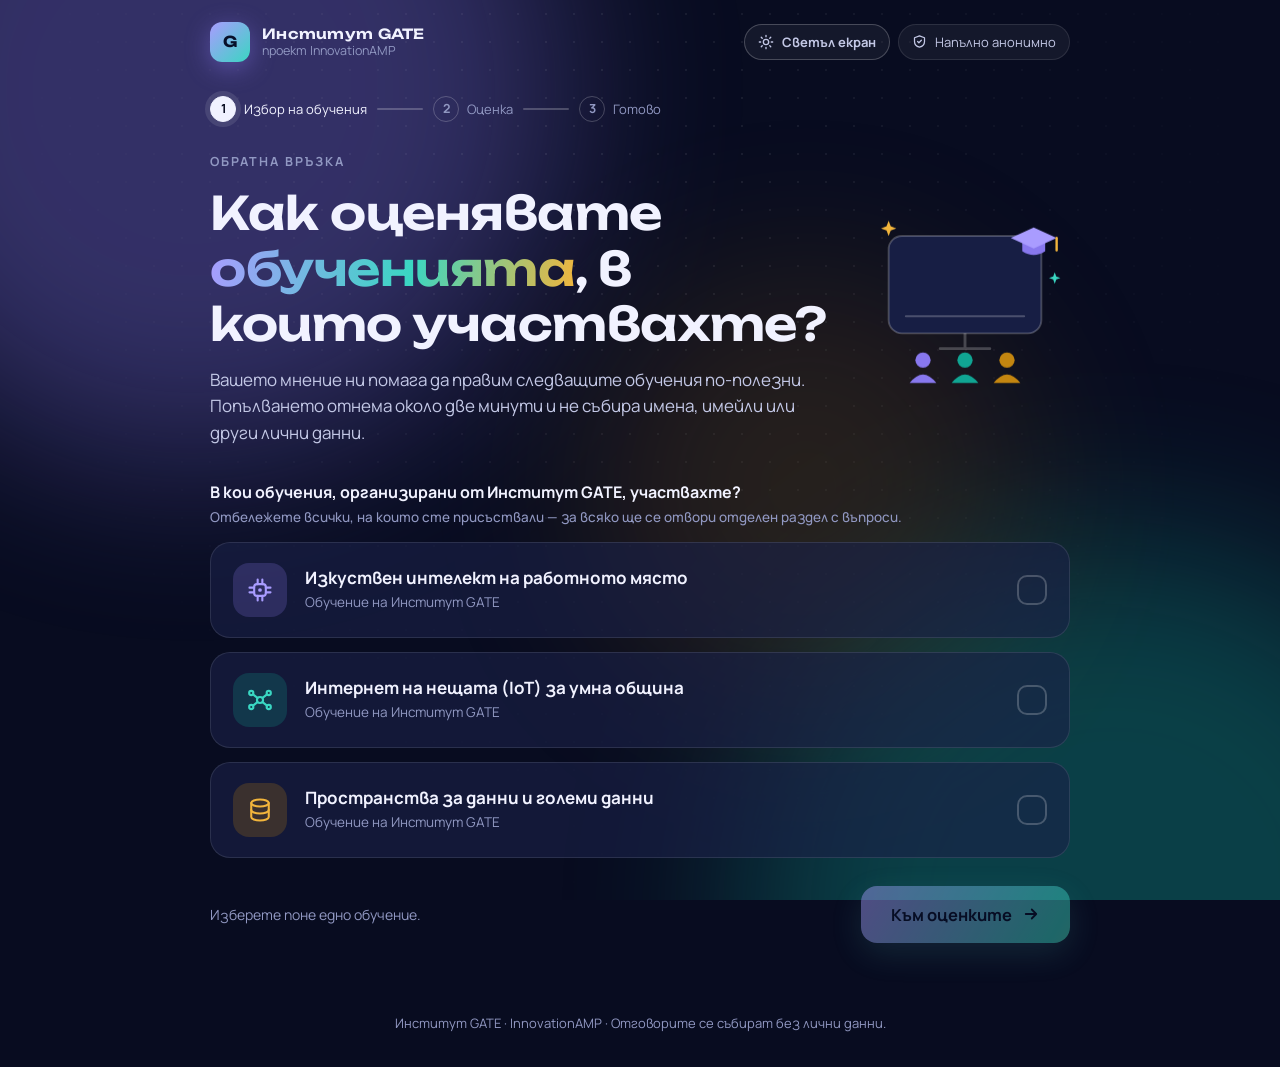
<file: index.html>
<!doctype html>
<html lang="bg">
<head>
  <meta charset="utf-8">
  <meta name="viewport" content="width=device-width, initial-scale=1">
  <title>Оценка на обученията · InnovationAMP · Институт GATE</title>
  <meta name="description" content="Анонимна форма за оценка на обученията, проведени от Институт GATE по проекта InnovationAMP.">
  <meta name="robots" content="noindex">
  <meta name="theme-color" content="#080c20">
  <link rel="icon" href="data:image/svg+xml,%3Csvg xmlns='http://www.w3.org/2000/svg' viewBox='0 0 64 64'%3E%3Cdefs%3E%3ClinearGradient id='g' x1='0' y1='0' x2='1' y2='1'%3E%3Cstop stop-color='%23a99cff'/%3E%3Cstop offset='1' stop-color='%233ad6c2'/%3E%3C/linearGradient%3E%3C/defs%3E%3Crect width='64' height='64' rx='16' fill='url(%23g)'/%3E%3Cpath d='M18 34l10 10 18-22' fill='none' stroke='%2307102a' stroke-width='7' stroke-linecap='round' stroke-linejoin='round'/%3E%3C/svg%3E">
  <link rel="preconnect" href="https://fonts.googleapis.com">
  <link rel="preconnect" href="https://fonts.gstatic.com" crossorigin>
  <link href="https://fonts.googleapis.com/css2?family=Manrope:wght@500;600;700;800&family=Unbounded:wght@500;600;700&display=swap" rel="stylesheet">
  <script src="assets/js/theme.js"></script>
  <link rel="stylesheet" href="assets/css/style.css">
</head>
<body>
  <div class="aurora" aria-hidden="true"><i></i><i></i><i></i></div>

  <div class="wrap">
    <header class="top">
      <div class="brand">
        <div class="brand-mark" aria-hidden="true">G</div>
        <div class="brand-text">
          <b>Институт GATE</b>
          <span>проект InnovationAMP</span>
        </div>
      </div>
      <div class="top-tools">
        <button class="theme-btn" id="themeBtn" type="button">
          <svg class="i-moon" viewBox="0 0 24 24" fill="none" stroke="currentColor" stroke-width="2" stroke-linecap="round" stroke-linejoin="round" aria-hidden="true"><path d="M20 14.5A8 8 0 019.5 4a8 8 0 1010.5 10.5z"/></svg>
          <svg class="i-sun" viewBox="0 0 24 24" fill="none" stroke="currentColor" stroke-width="2" stroke-linecap="round" stroke-linejoin="round" aria-hidden="true"><circle cx="12" cy="12" r="4"/><path d="M12 2v2M12 20v2M4.9 4.9l1.4 1.4M17.7 17.7l1.4 1.4M2 12h2M20 12h2M4.9 19.1l1.4-1.4M17.7 6.3l1.4-1.4"/></svg>
          <span>Тъмен екран</span>
        </button>
        <span class="pill pill--demo" id="demoPill" hidden>Демо режим</span>
        <span class="pill">
          <svg viewBox="0 0 24 24" fill="none" stroke="currentColor" stroke-width="2" stroke-linecap="round" stroke-linejoin="round" aria-hidden="true"><path d="M12 3l8 3v6c0 5-3.5 8-8 9-4.5-1-8-4-8-9V6l8-3z"/><path d="M9 12l2 2 4-4"/></svg>
          Напълно анонимно
        </span>
      </div>
    </header>

    <ol class="steps" id="steps" aria-label="Стъпки">
      <li data-step="select" class="is-current"><b>1</b><span>Избор на обучения</span></li>
      <li data-step="rate"><b>2</b><span>Оценка</span></li>
      <li data-step="done"><b>3</b><span>Готово</span></li>
    </ol>

    <main>
      <!-- 1 · ИЗБОР -->
      <section class="stage is-active" id="stage-select">
        <div class="hero">
          <div class="hero-text">
            <div class="eyebrow">Обратна връзка</div>
            <h1>Как оценявате <em>обученията</em>, в които участвахте?</h1>
            <p>Вашето мнение ни помага да правим следващите обучения по-полезни. Попълването отнема около две минути и не събира имена, имейли или други лични данни.</p>
          </div>
          <!-- малка анимация: презентация пред участници -->
          <div class="hero-art" aria-hidden="true">
            <svg class="edu" viewBox="0 0 220 176" fill="none">
              <path class="edu-stand" d="M110 124v16M84 140h52"/>
              <rect class="edu-screen" x="30" y="22" width="160" height="102" rx="14"/>
              <path class="edu-base" d="M48 106h124"/>
              <rect class="edu-bar edu-bar--1" x="54" y="76" width="18" height="30" rx="4"/>
              <rect class="edu-bar edu-bar--2" x="80" y="60" width="18" height="46" rx="4"/>
              <rect class="edu-bar edu-bar--3" x="106" y="44" width="18" height="62" rx="4"/>
              <path class="edu-line" pathLength="100" d="M136 92l14-14 12 7 14-28"/>
              <circle class="edu-dot" cx="176" cy="57" r="4.5"/>
              <g transform="translate(182 24)">
                <g class="edu-cap">
                  <path class="edu-cap-body" d="M-12 4v10q12 8 24 0V4"/>
                  <path class="edu-cap-top" d="M0-11L24 0 0 11-24 0z"/>
                  <path class="edu-tassel" d="M24 0v13"/>
                </g>
              </g>
              <path class="edu-spark edu-spark--1" d="M30 6l2.2 5.8L38 14l-5.8 2.2L30 22l-2.2-5.8L22 14l5.800-2.200z"/>
              <path class="edu-spark edu-spark--2" d="M204 60l1.600 4.400 4.400 1.600-4.400 1.600-1.600 4.400-1.600-4.400-4.400-1.600 4.400-1.600z"/>
              <g class="edu-person edu-person--1"><circle cx="66" cy="152" r="8"/><path d="M52 176q14-18 28 0z"/></g>
              <g class="edu-person edu-person--2"><circle cx="110" cy="152" r="8"/><path d="M96 176q14-18 28 0z"/></g>
              <g class="edu-person edu-person--3"><circle cx="154" cy="152" r="8"/><path d="M140 176q14-18 28 0z"/></g>
            </svg>
          </div>
        </div>

        <fieldset class="pick" id="pick">
          <legend>В кои обучения, организирани от Институт GATE, участвахте?
            <small>Отбележете всички, на които сте присъствали — за всяко ще се отвори отделен раздел с въпроси.</small>
          </legend>
        </fieldset>

        <div class="actions">
          <span class="hint" id="pickHint" aria-live="polite">Изберете поне едно обучение.</span>
          <button class="btn btn--primary btn--big" id="toRate" type="button" disabled>
            Към оценките
            <svg viewBox="0 0 24 24" fill="none" stroke="currentColor" stroke-width="2.4" stroke-linecap="round" stroke-linejoin="round" aria-hidden="true"><path d="M5 12h14M13 6l6 6-6 6"/></svg>
          </button>
        </div>
      </section>

      <!-- 2 · ОЦЕНКА -->
      <section class="stage" id="stage-rate">
        <div class="rate-head">
          <div class="eyebrow">Оценка</div>
          <h2 id="rateTitle" tabindex="-1">Оценете всяко обучение</h2>
          <p>Плъзнете или натиснете върху скалата: <b>1</b> — напълно несъгласен, <b>5</b> — напълно съгласен.</p>
        </div>

        <div class="tabs" id="tabs" role="tablist" aria-label="Избрани обучения"></div>
        <div id="panels"></div>

        <div class="card submit-bar">
          <div class="progress" aria-hidden="true"><i id="progressBar"></i></div>
          <div class="submit-row">
            <button class="btn btn--ghost btn--sm" id="backToSelect" type="button">
              <svg viewBox="0 0 24 24" fill="none" stroke="currentColor" stroke-width="2.4" stroke-linecap="round" stroke-linejoin="round" aria-hidden="true"><path d="M19 12H5M11 6l-6 6 6 6"/></svg>
              Промени избора
            </button>
            <div class="grow" id="progressText" aria-live="polite"></div>
            <button class="btn btn--sm" id="nextTab" type="button" hidden>Следващо обучение</button>
            <button class="btn btn--primary" id="submitBtn" type="button">Изпрати оценката</button>
          </div>
          <div class="form-msg" id="formMsg" role="alert"></div>
        </div>
      </section>

      <!-- 3 · ГОТОВО -->
      <section class="stage" id="stage-done">
        <div class="card done">
          <div class="done-badge" aria-hidden="true">
            <svg viewBox="0 0 24 24" fill="none" stroke="currentColor" stroke-width="2.6" stroke-linecap="round" stroke-linejoin="round"><path d="M5 12.5l4.5 4.5L19 7.5"/></svg>
          </div>
          <h2 id="doneTitle" tabindex="-1">Благодарим Ви!</h2>
          <p>Оценката Ви е записана анонимно. Тя ще ни помогне да подобрим следващите обучения на Институт GATE и се надяваме винаги да бъдем Ваш предпочитан партньор.</p>
          <ul class="done-list" id="doneList" style="margin-bottom:0"></ul>
        </div>
      </section>

      <!-- затворена анкета -->
      <section class="stage" id="stage-closed">
        <div class="card done">
          <h2>Анкетата е затворена</h2>
          <p>Благодарим на всички, които споделиха мнението си за обученията по проекта InnovationAMP.</p>
        </div>
      </section>
    </main>

    <footer class="foot">Институт GATE · InnovationAMP · Отговорите се събират без лични данни.</footer>
  </div>

  <div class="toast" id="toast" role="status" aria-live="polite"></div>

  <script src="assets/js/config.js"></script>
  <script src="assets/js/api.js"></script>
  <script src="assets/js/app.js"></script>
</body>
</html>
</file>
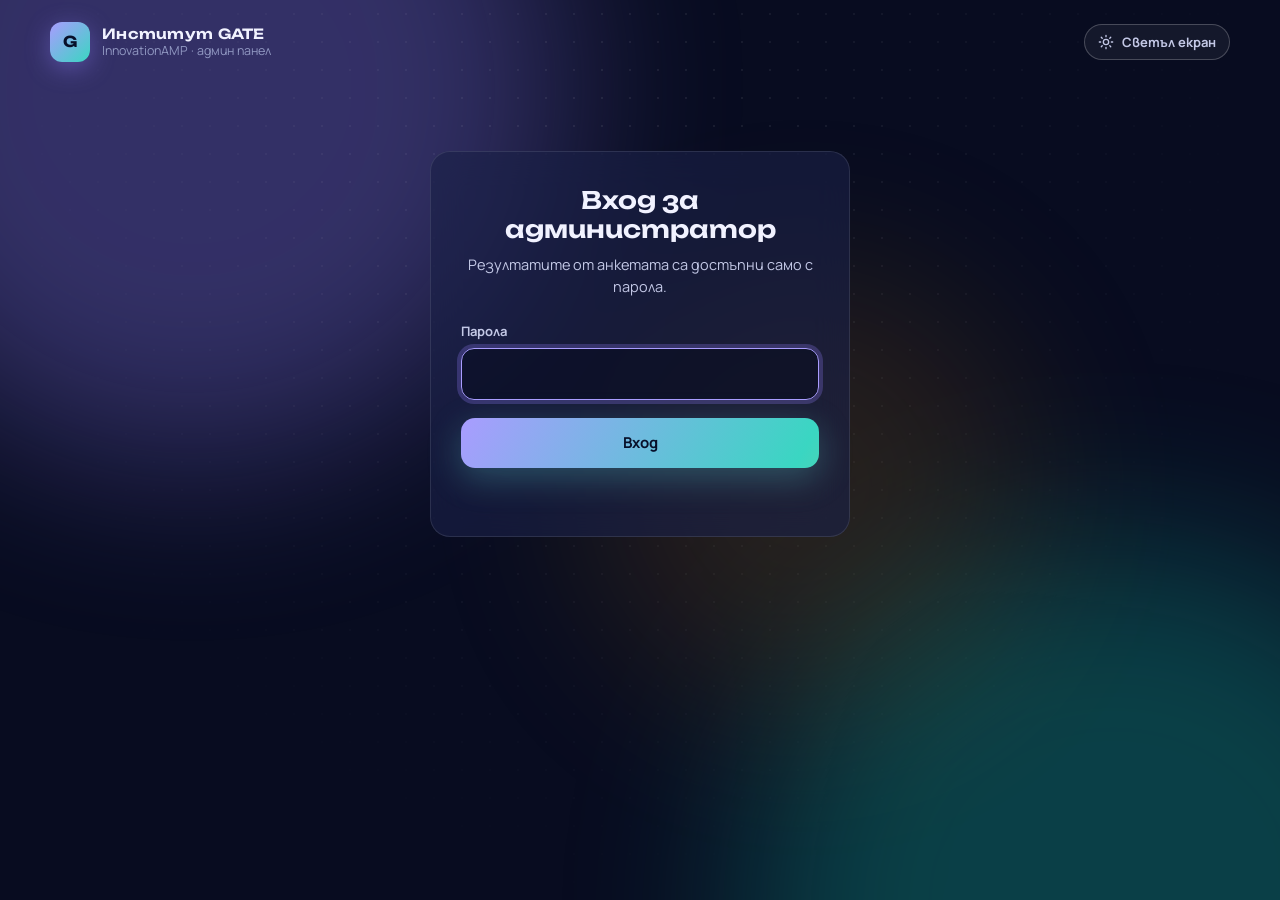
<file: admin.html>
<!doctype html>
<html lang="bg">
<head>
  <meta charset="utf-8">
  <meta name="viewport" content="width=device-width, initial-scale=1">
  <title>Админ · Оценка на обученията · InnovationAMP</title>
  <meta name="robots" content="noindex, nofollow">
  <meta name="theme-color" content="#080c20">
  <link rel="preconnect" href="https://fonts.googleapis.com">
  <link rel="preconnect" href="https://fonts.gstatic.com" crossorigin>
  <link href="https://fonts.googleapis.com/css2?family=Manrope:wght@500;600;700;800&family=Unbounded:wght@500;600;700&display=swap" rel="stylesheet">
  <script src="assets/js/theme.js"></script>
  <link rel="stylesheet" href="assets/css/style.css">
</head>
<body>
  <div class="aurora" aria-hidden="true"><i></i><i></i><i></i></div>

  <div class="wrap wrap--wide">
    <header class="top">
      <a class="brand" href="index.html">
        <div class="brand-mark" aria-hidden="true">G</div>
        <div class="brand-text">
          <b>Институт GATE</b>
          <span>InnovationAMP · админ панел</span>
        </div>
      </a>
      <div class="top-tools">
        <button class="theme-btn" id="themeBtn" type="button">
          <svg class="i-moon" viewBox="0 0 24 24" fill="none" stroke="currentColor" stroke-width="2" stroke-linecap="round" stroke-linejoin="round" aria-hidden="true"><path d="M20 14.5A8 8 0 019.5 4a8 8 0 1010.5 10.5z"/></svg>
          <svg class="i-sun" viewBox="0 0 24 24" fill="none" stroke="currentColor" stroke-width="2" stroke-linecap="round" stroke-linejoin="round" aria-hidden="true"><circle cx="12" cy="12" r="4"/><path d="M12 2v2M12 20v2M4.9 4.9l1.4 1.4M17.7 17.7l1.4 1.4M2 12h2M20 12h2M4.9 19.1l1.4-1.4M17.7 6.3l1.4-1.4"/></svg>
          <span>Тъмен екран</span>
        </button>
        <span class="pill pill--demo" id="demoPill" hidden>Демо режим · данните са само в този браузър</span>
      </div>
    </header>

    <!-- ВХОД -->
    <form class="card login" id="login" autocomplete="off">
      <h1>Вход за администратор</h1>
      <p>Резултатите от анкетата са достъпни само с парола.</p>
      <label class="field">
        <span>Парола</span>
        <input class="input" id="pwd" type="password" required autofocus>
      </label>
      <button class="btn btn--primary" id="loginBtn" type="submit">Вход</button>
      <div class="login-msg" id="loginMsg" role="alert"></div>
      <p id="demoHint" hidden>Демо режим: паролата е <b>demo</b>.</p>
    </form>

    <!-- ТАБЛО -->
    <main class="dash" id="dash" hidden>
      <div class="dash-head">
        <div>
          <h1>Резултати от оценката</h1>
          <p id="updated"></p>
        </div>
        <div class="toolbar">
          <button class="btn btn--sm" id="seedBtn" type="button" hidden>Зареди примерни данни</button>
          <button class="btn btn--sm" id="refreshBtn" type="button">Обнови</button>
          <button class="btn btn--sm" id="csvBtn" type="button">Експорт в CSV</button>
          <button class="btn btn--sm btn--danger" id="resetBtn" type="button">Изтрий цялата база</button>
          <button class="btn btn--sm btn--ghost" id="logoutBtn" type="button">Изход</button>
        </div>
      </div>

      <div class="filters" id="filters" role="group" aria-label="Филтър по обучение"></div>

      <div class="kpis" id="kpis"></div>

      <div class="grid2">
        <section class="card box">
          <h2>Средна оценка по въпроси</h2>
          <p class="box-sub">Скала от 1 (напълно несъгласен) до 5 (напълно съгласен).</p>
          <div id="avgChart"></div>
        </section>
        <section class="card box">
          <h2>Разпределение на отговорите</h2>
          <p class="box-sub">Дял на всяка оценка по въпроси, в проценти.</p>
          <div id="distChart"></div>
        </section>
      </div>

      <section class="card box">
        <h2>Коментари и предложения <span id="commentCount" style="color:var(--muted);font-family:var(--font);font-size:14px"></span></h2>
        <div id="comments"></div>
      </section>

      <section class="card box">
        <h2>Всички отговори <span id="rowCount" style="color:var(--muted);font-family:var(--font);font-size:14px"></span></h2>
        <p class="box-sub">Един ред = оценката на един участник за едно обучение. Кошчето изтрива само този ред.</p>
        <div id="table"></div>
      </section>
    </main>
  </div>

  <div class="tip" id="tip" aria-hidden="true"></div>
  <div class="toast" id="toast" role="status" aria-live="polite"></div>

  <!-- модален прозорец за потвърждение -->
  <div class="modal" id="modal" hidden role="dialog" aria-modal="true" aria-labelledby="modalTitle">
    <div class="card modal-box">
      <h2 id="modalTitle"></h2>
      <p id="modalText"></p>
      <input class="input" id="modalInput" type="text" autocomplete="off" hidden>
      <div class="modal-actions">
        <button class="btn btn--sm" id="modalCancel" type="button">Отказ</button>
        <button class="btn btn--sm btn--danger" id="modalOk" type="button">Изтрий</button>
      </div>
    </div>
  </div>

  <script src="assets/js/config.js"></script>
  <script src="assets/js/api.js"></script>
  <script src="assets/js/admin.js"></script>
</body>
</html>
</file>
<file: assets/css/style.css>
/* ============================================================
   InnovationAMP · Оценка на обученията — общи стилове
   (форма + админ панел)
   ============================================================ */

:root {
  --bg: #080c20;
  --surface: #141a3a;
  --card: rgba(26, 33, 72, 0.62);
  --card-solid: #171e44;
  --line: rgba(var(--tint), 0.10);
  --line-strong: rgba(var(--tint), 0.22);
  --ink: #f1f2ff;
  --ink-2: #c3c8e6;
  --muted: #9198c2;
  --ai: #8878ee;   --ai-glow: #a99cff;
  --iot: #10a593;  --iot-glow: #3ad6c2;
  --data: #c48610; --data-glow: #f2b53c;
  --danger: #ff7a70;
  --ok: #3ad6c2;
  --accent: var(--ai);
  --accent-glow: var(--ai-glow);
  --tint: 255, 255, 255;
  --on-accent: #07102a;
  --input-bg: rgba(5, 8, 26, 0.5);
  --bar-bg: rgba(18, 24, 56, 0.9);
  --inv-bg: #f1f2ff; --inv-ink: #0a0e24; --inv-muted: #4a5078;
  --aurora-o: 0.34;
  color-scheme: dark;
  --radius: 20px;
  --font: "Manrope", "Segoe UI", system-ui, sans-serif;
  --display: "Unbounded", "Manrope", "Segoe UI", sans-serif;
}

* { box-sizing: border-box; }
html { scroll-behavior: smooth; }
body {
  margin: 0;
  min-height: 100vh;
  background: var(--bg);
  color: var(--ink);
  font-family: var(--font);
  font-size: 16px;
  line-height: 1.55;
  -webkit-font-smoothing: antialiased;
  overflow-x: hidden;
}
h1, h2, h3 { font-family: var(--display); font-weight: 600; line-height: 1.2; margin: 0; text-wrap: balance; }
p { margin: 0; }
button { font: inherit; color: inherit; cursor: pointer; }
[hidden] { display: none !important; }
:focus-visible { outline: 2px solid var(--accent-glow); outline-offset: 3px; border-radius: 6px; }

/* ---------- анимиран фон ---------- */
.aurora { position: fixed; inset: 0; z-index: -1; overflow: hidden; pointer-events: none; }
.aurora i {
  position: absolute; width: 58vmax; height: 58vmax; border-radius: 50%;
  filter: blur(90px); opacity: var(--aurora-o);
  animation: drift 26s ease-in-out infinite alternate;
}
.aurora i:nth-child(1) { background: var(--ai);   top: -22vmax; left: -14vmax; }
.aurora i:nth-child(2) { background: var(--iot);  bottom: -30vmax; right: -16vmax; animation-duration: 32s; animation-delay: -8s; }
.aurora i:nth-child(3) { background: var(--data); top: 30%; left: 46%; width: 34vmax; height: 34vmax; opacity: 0.16; animation-duration: 38s; animation-delay: -15s; }
.aurora::after {
  content: ""; position: absolute; inset: 0;
  background-image: radial-gradient(rgba(var(--tint), 0.07) 1px, transparent 1px);
  background-size: 28px 28px;
  mask-image: radial-gradient(ellipse at 50% 20%, #000 10%, transparent 72%);
  -webkit-mask-image: radial-gradient(ellipse at 50% 20%, #000 10%, transparent 72%);
}
@keyframes drift {
  from { transform: translate3d(0, 0, 0) scale(1); }
  to   { transform: translate3d(9vmax, 6vmax, 0) scale(1.18); }
}

/* ---------- обща рамка ---------- */
.wrap { width: min(100% - 32px, 860px); margin-inline: auto; }
.wrap--wide { width: min(100% - 32px, 1180px); }

.top { display: flex; align-items: center; justify-content: space-between; gap: 12px; padding: 22px 0 8px; flex-wrap: wrap; }
.brand { display: flex; align-items: center; gap: 12px; text-decoration: none; color: inherit; }
.brand-mark {
  width: 40px; height: 40px; border-radius: 12px; display: grid; place-items: center;
  background: linear-gradient(135deg, var(--ai-glow), var(--iot-glow));
  color: var(--on-accent); font-family: var(--display); font-weight: 700; font-size: 15px;
  box-shadow: 0 6px 24px rgba(136, 120, 238, 0.45);
}
.brand-text { display: flex; flex-direction: column; line-height: 1.2; }
.brand-text b { font-family: var(--display); font-size: 14px; font-weight: 600; letter-spacing: 0.02em; }
.brand-text span { font-size: 12.5px; color: var(--muted); }

.pill {
  display: inline-flex; align-items: center; gap: 8px; padding: 7px 13px; border-radius: 999px;
  border: 1px solid var(--line); background: rgba(var(--tint), 0.05); font-size: 13px; color: var(--ink-2);
}
.pill svg { width: 15px; height: 15px; }
.pill--demo { border-color: rgba(242, 181, 60, 0.5); color: var(--data-glow); }

.card {
  background: var(--card); border: 1px solid var(--line); border-radius: var(--radius);
  backdrop-filter: blur(18px); -webkit-backdrop-filter: blur(18px);
}

/* ---------- бутони ---------- */
.btn {
  display: inline-flex; align-items: center; justify-content: center; gap: 10px;
  padding: 13px 22px; border-radius: 14px; border: 1px solid var(--line-strong);
  background: rgba(var(--tint), 0.06); font-weight: 700; font-size: 15px;
  transition: transform .18s ease, background .18s ease, box-shadow .18s ease, opacity .18s ease;
}
.btn:hover:not(:disabled) { transform: translateY(-2px); background: rgba(var(--tint), 0.11); }
.btn:active:not(:disabled) { transform: translateY(0); }
.btn:disabled { opacity: 0.45; cursor: not-allowed; }
.btn svg { width: 18px; height: 18px; flex: none; }
.btn--primary {
  border: 0; color: var(--on-accent);
  background: linear-gradient(120deg, var(--ai-glow), var(--iot-glow) 60%, var(--data-glow) 130%);
  background-size: 160% 100%;
  box-shadow: 0 10px 34px rgba(88, 196, 196, 0.32);
}
.btn--primary:hover:not(:disabled) { background: linear-gradient(120deg, var(--ai-glow), var(--iot-glow) 60%, var(--data-glow) 130%); background-size: 160% 100%; background-position: 60% 0; box-shadow: 0 14px 40px rgba(88, 196, 196, 0.45); }
.btn--ghost { border-color: transparent; background: transparent; color: var(--ink-2); }
.btn--danger { border-color: rgba(255, 122, 112, 0.5); color: var(--danger); }
.btn--danger:hover:not(:disabled) { background: rgba(255, 122, 112, 0.14); }
.btn--sm { padding: 8px 13px; font-size: 13.5px; border-radius: 11px; }
.btn--big { padding: 16px 30px; font-size: 16.5px; border-radius: 16px; }
.spinner { width: 18px; height: 18px; border-radius: 50%; border: 2.5px solid color-mix(in srgb, currentColor 25%, transparent); border-top-color: currentColor; animation: spin .7s linear infinite; }
@keyframes spin { to { transform: rotate(360deg); } }

/* ============================================================
   ФОРМА
   ============================================================ */

.steps { display: flex; align-items: center; gap: 10px; margin: 26px 0 0; padding: 0; list-style: none; font-size: 13px; color: var(--muted); }
.steps li { display: flex; align-items: center; gap: 8px; transition: color .3s; }
.steps li + li::before { content: ""; width: clamp(14px, 6vw, 46px); height: 2px; border-radius: 2px; background: var(--line-strong); margin-right: 2px; }
.steps b {
  width: 26px; height: 26px; border-radius: 50%; display: grid; place-items: center; font-size: 12.5px;
  border: 1.5px solid var(--line-strong); transition: all .3s;
}
.steps li.is-current { color: var(--ink); }
.steps li.is-current b { background: var(--ink); color: var(--bg); border-color: var(--ink); box-shadow: 0 0 0 5px rgba(var(--tint), 0.1); }
.steps li.is-done b { background: var(--iot); border-color: var(--iot); color: #fff; }
.steps li.is-done + li::before { background: var(--iot); }

.stage { display: none; padding: 30px 0 70px; }
.stage.is-active { display: block; animation: stageIn .55s cubic-bezier(.2,.8,.2,1) both; }
@keyframes stageIn { from { opacity: 0; transform: translateY(22px); } to { opacity: 1; transform: none; } }

.hero h1 { font-size: clamp(28px, 5.4vw, 46px); letter-spacing: -0.01em; }
.hero h1 em {
  font-style: normal;
  background: linear-gradient(100deg, var(--ai-glow), var(--iot-glow) 55%, var(--data-glow));
  -webkit-background-clip: text; background-clip: text; color: transparent;
}
.hero p { margin-top: 16px; max-width: 62ch; color: var(--ink-2); font-size: 17px; }
.eyebrow { font-size: 12.5px; letter-spacing: 0.16em; text-transform: uppercase; color: var(--muted); font-weight: 700; margin-bottom: 14px; }

/* --- избор на обучения --- */
.pick { border: 0; padding: 0; margin: 34px 0 0; display: grid; gap: 14px; }
.pick legend { padding: 0; margin-bottom: 14px; font-weight: 700; font-size: 16px; }
.pick legend small { display: block; font-weight: 500; color: var(--muted); font-size: 13.5px; margin-top: 2px; }
.pick-card { position: relative; display: block; cursor: pointer; animation: stageIn .6s cubic-bezier(.2,.8,.2,1) both; }
.pick-card:nth-of-type(2) { animation-delay: .08s; }
.pick-card:nth-of-type(3) { animation-delay: .16s; }
.pick-card input { position: absolute; opacity: 0; inset: 0; width: 100%; height: 100%; margin: 0; cursor: pointer; }
.pick-body {
  display: grid; grid-template-columns: auto 1fr auto; align-items: center; gap: 18px;
  padding: 20px 22px; border-radius: var(--radius); border: 1.5px solid var(--line);
  background: var(--card); backdrop-filter: blur(18px); -webkit-backdrop-filter: blur(18px);
  transition: transform .22s ease, border-color .22s ease, box-shadow .22s ease, background .22s ease;
}
.pick-card:hover .pick-body { transform: translateY(-3px); border-color: var(--line-strong); }
.pick-icon {
  width: 54px; height: 54px; border-radius: 16px; display: grid; place-items: center;
  background: color-mix(in srgb, var(--c) 22%, transparent); color: var(--gx);
  transition: transform .35s cubic-bezier(.3,1.6,.5,1), background .25s;
}
.pick-icon svg { width: 28px; height: 28px; }
.pick-title { font-weight: 700; font-size: 17px; line-height: 1.35; }
.pick-sub { color: var(--muted); font-size: 13.5px; margin-top: 2px; }
.pick-check {
  width: 30px; height: 30px; border-radius: 10px; border: 2px solid var(--line-strong);
  display: grid; place-items: center; transition: all .22s ease;
}
.pick-check svg { width: 18px; height: 18px; stroke-dasharray: 24; stroke-dashoffset: 24; transition: stroke-dashoffset .3s ease .05s; }
.pick-card input:checked + .pick-body {
  border-color: var(--gx); background: color-mix(in srgb, var(--c) 16%, var(--card));
  box-shadow: 0 12px 40px color-mix(in srgb, var(--c) 30%, transparent), inset 0 0 0 1px color-mix(in srgb, var(--gx) 40%, transparent);
}
.pick-card input:checked + .pick-body .pick-icon { transform: scale(1.1) rotate(-6deg); background: var(--c); color: #fff; }
.pick-card input:checked + .pick-body .pick-check { background: var(--gx); border-color: var(--gx); color: var(--on-accent); }
.pick-card input:checked + .pick-body .pick-check svg { stroke-dashoffset: 0; }
.pick-card input:focus-visible + .pick-body { outline: 2px solid var(--gx); outline-offset: 3px; }

.actions { display: flex; align-items: center; justify-content: space-between; gap: 14px; flex-wrap: wrap; margin-top: 28px; }
.actions .hint { color: var(--muted); font-size: 14px; }

/* --- табове --- */
.rate-head h2 { font-size: clamp(22px, 3.6vw, 30px); }
.rate-head p { color: var(--ink-2); margin-top: 8px; }
.tabs { display: flex; gap: 10px; margin-top: 24px; overflow-x: auto; padding: 4px 2px 22px; scrollbar-width: thin; }
.tab {
  --c: var(--ai); --g: var(--ai-glow);
  flex: 1 1 0; min-width: 190px; display: flex; align-items: center; gap: 12px; text-align: left;
  padding: 13px 16px; border-radius: 16px; border: 1.5px solid var(--line);
  background: rgba(var(--tint), 0.04); color: var(--ink-2);
  transition: all .22s ease;
}
.tab:hover { border-color: var(--line-strong); color: var(--ink); }
.tab[aria-selected="true"] {
  color: var(--ink); border-color: var(--gx);
  background: color-mix(in srgb, var(--c) 20%, var(--card-solid));
  box-shadow: 0 10px 30px color-mix(in srgb, var(--c) 28%, transparent);
}
.tab-label { font-weight: 700; font-size: 14.5px; line-height: 1.3; flex: 1; }
.tab-label small { display: block; font-weight: 500; font-size: 12px; color: var(--muted); margin-top: 1px; }
.ring { position: relative; width: 38px; height: 38px; flex: none; }
.ring svg { width: 100%; height: 100%; transform: rotate(-90deg); }
.ring circle { fill: none; stroke-width: 4; }
.ring .ring-bg { stroke: rgba(var(--tint), 0.13); }
.ring .ring-fg { stroke: var(--gx); stroke-linecap: round; stroke-dasharray: 100.5; stroke-dashoffset: 100.5; transition: stroke-dashoffset .45s cubic-bezier(.3,1,.4,1); }
.ring span { position: absolute; inset: 0; display: grid; place-items: center; font-size: 11px; font-weight: 800; color: var(--ink); }
.ring span svg { width: 16px; height: 16px; transform: none; color: var(--gx); }
.tab.is-warn { border-color: var(--danger); animation: shake .45s ease; }
.tab.is-warn .tab-label small { color: var(--danger); }
@keyframes shake { 20% { transform: translateX(-6px); } 40% { transform: translateX(6px); } 60% { transform: translateX(-4px); } 80% { transform: translateX(3px); } }

/* --- панел с въпроси --- */
.panel { --c: var(--ai); --g: var(--ai-glow); margin-top: 10px; display: grid; gap: 14px; }
.panel.is-active { animation: stageIn .45s cubic-bezier(.2,.8,.2,1) both; }
.panel-title { display: flex; align-items: center; gap: 12px; margin: 8px 0 2px; }
.panel-title i { width: 10px; height: 10px; border-radius: 50%; background: var(--gx); box-shadow: 0 0 0 5px color-mix(in srgb, var(--c) 30%, transparent); flex: none; }
.panel-title h3 { font-size: 18px; }

.q { padding: 20px 22px 18px; transition: border-color .25s, box-shadow .25s; }
.q-head { display: flex; gap: 14px; align-items: flex-start; }
.q-num {
  flex: none; width: 30px; height: 30px; border-radius: 10px; display: grid; place-items: center;
  font-weight: 800; font-size: 13.5px; background: rgba(var(--tint), 0.08); color: var(--ink-2);
  transition: all .25s ease;
}
.q-text { font-weight: 700; font-size: 16.5px; padding-top: 3px; }
.q.is-answered .q-num { background: var(--c); color: #fff; }
.q.is-missing { border-color: var(--danger); box-shadow: 0 0 0 4px rgba(255, 122, 112, 0.14); }
.q-error { display: none; color: var(--danger); font-size: 13.5px; font-weight: 600; margin-top: 10px; }
.q.is-missing .q-error { display: block; }

/* --- плъзгач 1–5 --- */
.scale { margin-top: 18px; padding: 6px 0 0; border-radius: 14px; touch-action: pan-y; user-select: none; -webkit-user-select: none; }
.scale-rail { position: relative; height: 44px; margin: 0 22px; cursor: pointer; }
.scale-rail::before {
  content: ""; position: absolute; left: -10px; right: -10px; top: 50%; height: 10px; margin-top: -5px;
  border-radius: 10px; background: rgba(var(--tint), 0.10);
}
.scale-fill {
  position: absolute; left: -10px; top: 50%; height: 10px; margin-top: -5px; border-radius: 10px;
  width: 0; background: linear-gradient(90deg, var(--c), var(--gx));
  transition: width .28s cubic-bezier(.3,1.2,.4,1);
}
.scale-stop {
  position: absolute; top: 50%; width: 30px; height: 30px; margin: -15px 0 0 -15px; border-radius: 50%;
  display: grid; place-items: center; font-size: 12.5px; font-weight: 800; color: var(--muted);
  background: var(--card-solid); border: 2px solid var(--line-strong);
  transition: all .22s ease;
}
.scale-rail:hover .scale-stop { border-color: rgba(var(--tint), 0.4); }
.scale-stop.is-on { background: var(--c); border-color: var(--gx); color: #fff; }
.scale-thumb {
  position: absolute; top: 50%; width: 44px; height: 44px; margin: -22px 0 0 -22px; border-radius: 50%;
  display: grid; place-items: center; font-weight: 800; font-size: 17px; color: var(--on-accent);
  background: var(--gx); box-shadow: 0 6px 22px color-mix(in srgb, var(--c) 70%, transparent), 0 0 0 6px color-mix(in srgb, var(--gx) 22%, transparent);
  transform: scale(0); opacity: 0; pointer-events: none; z-index: 2;
  transition: left .28s cubic-bezier(.3,1.2,.4,1), transform .3s cubic-bezier(.3,1.7,.5,1), opacity .2s;
}
.scale.has-value .scale-thumb { transform: scale(1); opacity: 1; }
.scale.is-dragging .scale-thumb { transform: scale(1.14); transition: left .08s linear, transform .2s; }
.scale.is-dragging .scale-fill { transition: width .08s linear; }
.scale-ends { display: flex; justify-content: space-between; gap: 12px; margin-top: 8px; font-size: 12.5px; color: var(--muted); }
.scale-ends span:last-child { text-align: right; }
.scale-value { margin-top: 10px; min-height: 24px; text-align: center; font-size: 14.5px; font-weight: 700; color: var(--muted); }
.scale.has-value .scale-value { color: var(--gx); }
.scale:focus-visible { outline: 2px solid var(--gx); outline-offset: 6px; }

/* --- коментар --- */
.q textarea {
  width: 100%; min-height: 120px; margin-top: 16px; resize: vertical; padding: 14px 16px;
  border-radius: 14px; border: 1.5px solid var(--line); background: var(--input-bg);
  color: var(--ink); font: inherit; line-height: 1.5; transition: border-color .2s, box-shadow .2s;
}
.q textarea::placeholder { color: var(--muted); }
.q textarea:focus { outline: none; border-color: var(--gx); box-shadow: 0 0 0 4px color-mix(in srgb, var(--c) 28%, transparent); }
.counter { display: flex; justify-content: space-between; margin-top: 8px; font-size: 12.5px; color: var(--muted); }
.counter.is-near b { color: var(--data-glow); }
.optional { font-weight: 500; color: var(--muted); font-size: 13px; margin-left: 6px; }

/* --- долна лента --- */
.submit-bar { position: sticky; bottom: 14px; z-index: 5; margin-top: 22px; padding: 16px 18px; background: var(--bar-bg); box-shadow: 0 18px 50px rgba(0,0,0,0.45); }
.progress { height: 6px; border-radius: 6px; background: rgba(var(--tint), 0.1); overflow: hidden; }
.progress i { display: block; height: 100%; width: 0; border-radius: 6px; background: linear-gradient(90deg, var(--ai-glow), var(--iot-glow), var(--data-glow)); transition: width .45s cubic-bezier(.3,1,.4,1); }
.submit-row { display: flex; align-items: center; gap: 12px; margin-top: 14px; flex-wrap: wrap; }
.submit-row .grow { flex: 1; min-width: 150px; font-size: 14px; color: var(--ink-2); }
.submit-row .grow b { color: var(--ink); }
.form-msg { margin-top: 12px; font-size: 14px; font-weight: 600; color: var(--danger); }
.form-msg:empty { display: none; }

/* --- край --- */
.done { text-align: center; padding: 46px 26px; margin-top: 20px; position: relative; overflow: hidden; }
.done-badge { width: 96px; height: 96px; margin: 0 auto 22px; border-radius: 50%; display: grid; place-items: center; background: linear-gradient(135deg, var(--ai-glow), var(--iot-glow)); color: var(--on-accent); animation: pop .7s cubic-bezier(.3,1.7,.5,1) both; box-shadow: 0 16px 50px rgba(58, 214, 194, 0.4); }
.done-badge svg { width: 48px; height: 48px; stroke-dasharray: 40; stroke-dashoffset: 40; animation: draw .5s ease .45s forwards; }
@keyframes pop { from { transform: scale(0); } to { transform: scale(1); } }
@keyframes draw { to { stroke-dashoffset: 0; } }
.done h2 { font-size: clamp(24px, 4.4vw, 34px); }
.done p { color: var(--ink-2); margin: 14px auto 0; max-width: 52ch; }
.done-list { display: flex; flex-wrap: wrap; gap: 10px; justify-content: center; margin: 24px 0 28px; padding: 0; list-style: none; }
.done-list li { padding: 8px 14px; border-radius: 999px; font-size: 13.5px; font-weight: 700; border: 1px solid var(--gx); background: color-mix(in srgb, var(--c) 20%, transparent); }
.confetti { position: fixed; top: -14px; width: 10px; height: 16px; border-radius: 3px; z-index: 50; pointer-events: none; animation: fall linear forwards; }
@keyframes fall { to { transform: translate3d(var(--dx), 108vh, 0) rotate(var(--rot)); opacity: 0.9; } }

.foot { padding: 0 0 34px; color: var(--muted); font-size: 13px; text-align: center; }
.foot a { color: var(--ink-2); }

/* ---------- toast ---------- */
.toast {
  position: fixed; left: 50%; top: 20px; transform: translate(-50%, -30px); opacity: 0; z-index: 80;
  padding: 13px 20px; border-radius: 14px; background: var(--inv-bg); color: var(--inv-ink); font-weight: 700; font-size: 14.5px;
  box-shadow: 0 16px 50px rgba(0,0,0,0.5); transition: all .3s ease; pointer-events: none; max-width: min(92vw, 520px); text-align: center;
}
.toast.is-on { transform: translate(-50%, 0); opacity: 1; }
.toast.is-error { background: #ffd9d5; color: #5c0f08; }

/* ============================================================
   АДМИН
   ============================================================ */

.login { max-width: 420px; margin: 9vh auto 0; padding: 34px 30px; text-align: center; }
.login h1 { font-size: 24px; }
.login p { color: var(--ink-2); margin-top: 10px; font-size: 14.5px; }
.field { display: block; text-align: left; margin-top: 22px; }
.field span { display: block; font-size: 13px; font-weight: 700; color: var(--ink-2); margin-bottom: 7px; }
.input {
  width: 100%; padding: 13px 15px; border-radius: 13px; border: 1.5px solid var(--line-strong);
  background: var(--input-bg); color: var(--ink); font: inherit;
}
.input:focus { outline: none; border-color: var(--ai-glow); box-shadow: 0 0 0 4px rgba(136, 120, 238, 0.28); }
.login .btn { width: 100%; margin-top: 18px; }
.login-msg { min-height: 22px; margin-top: 12px; color: var(--danger); font-size: 14px; font-weight: 600; }

.dash { padding: 10px 0 70px; }
.dash-head { display: flex; align-items: flex-end; justify-content: space-between; gap: 16px; flex-wrap: wrap; margin-top: 22px; }
.dash-head h1 { font-size: clamp(22px, 3.4vw, 30px); }
.dash-head p { color: var(--muted); font-size: 14px; margin-top: 6px; }
.toolbar { display: flex; gap: 8px; flex-wrap: wrap; }

.filters { display: flex; gap: 8px; flex-wrap: wrap; margin-top: 22px; }
.chip {
  display: inline-flex; align-items: center; gap: 8px; padding: 8px 14px; border-radius: 999px;
  border: 1.5px solid var(--line); background: rgba(var(--tint), 0.04); font-size: 13.5px; font-weight: 700; color: var(--ink-2);
  transition: all .18s;
}
.chip i { width: 10px; height: 10px; border-radius: 50%; background: var(--c, var(--ink-2)); }
.chip:hover { border-color: var(--line-strong); }
.chip[aria-pressed="true"] { background: var(--inv-bg); color: var(--inv-ink); border-color: var(--inv-bg); }

.kpis { display: grid; grid-template-columns: repeat(auto-fit, minmax(190px, 1fr)); gap: 14px; margin-top: 18px; }
.kpi { padding: 18px 20px; }
.kpi-label { font-size: 13px; color: var(--muted); font-weight: 600; }
.kpi-value { font-family: var(--display); font-size: 32px; font-weight: 600; margin-top: 6px; line-height: 1.1; }
.kpi-value small { font-family: var(--font); font-size: 14px; color: var(--muted); font-weight: 600; margin-left: 4px; }
.kpi-sub { font-size: 12.5px; color: var(--muted); margin-top: 6px; }

.grid2 { display: grid; grid-template-columns: repeat(auto-fit, minmax(min(100%, 460px), 1fr)); gap: 14px; margin-top: 14px; }
.box { padding: 22px; margin-top: 14px; }
.grid2 .box { margin-top: 0; }
.box h2 { font-size: 16.5px; }
.box-sub { color: var(--muted); font-size: 13px; margin-top: 5px; }
.legend { display: flex; flex-wrap: wrap; gap: 6px 16px; margin-top: 14px; font-size: 12.5px; color: var(--ink-2); }
.legend span { display: inline-flex; align-items: center; gap: 7px; }
.legend i { width: 11px; height: 11px; border-radius: 3px; background: var(--c); flex: none; }
.empty { padding: 34px 10px; text-align: center; color: var(--muted); font-size: 14.5px; }

/* средни оценки — групирани ленти */
.bars { margin-top: 18px; display: grid; gap: 16px; }
.bar-group-label { font-size: 13.5px; font-weight: 700; color: var(--ink-2); margin-bottom: 7px; }
.bar-row { display: grid; grid-template-columns: 1fr 44px; align-items: center; gap: 10px; height: 20px; }
.bar-track {
  position: relative; height: 12px;
  background-image: linear-gradient(90deg, rgba(var(--tint), 0.09) 1px, transparent 1px);
  background-size: 20% 100%; border-right: 1px solid rgba(var(--tint), 0.09);
}
.bar-fill { position: absolute; left: 0; top: 0; bottom: 0; border-radius: 0 4px 4px 0; background: var(--c); width: 0; transition: width .7s cubic-bezier(.2,.9,.3,1); }
.bar-row:hover .bar-fill { filter: brightness(1.25); }
.bar-val { font-size: 13px; font-weight: 800; font-variant-numeric: tabular-nums; }
.bar-axis { display: grid; grid-template-columns: 1fr 44px; gap: 10px; margin-top: 4px; }
.bar-axis div { display: flex; justify-content: space-between; font-size: 11px; color: var(--muted); font-variant-numeric: tabular-nums; }

/* разпределение — 100% подредени ленти */
.dist { margin-top: 18px; display: grid; gap: 22px; }
.dist-title { display: flex; align-items: center; gap: 9px; font-size: 14px; font-weight: 800; margin-bottom: 10px; }
.dist-title i { width: 10px; height: 10px; border-radius: 50%; background: var(--c); }
.dist-title small { font-weight: 600; color: var(--muted); }
.dist-row { display: grid; grid-template-columns: minmax(96px, 150px) 1fr; align-items: center; gap: 12px; margin-top: 7px; }
.dist-row > span { font-size: 12.5px; color: var(--ink-2); line-height: 1.25; }
.stack { display: flex; gap: 2px; height: 22px; }
.seg { min-width: 3px; border-radius: 3px; display: grid; place-items: center; font-size: 11px; font-weight: 800; color: #fff; overflow: hidden; transition: filter .15s; }
.seg:hover { filter: brightness(1.3); }
.seg[data-v="1"] { background: #d1553f; }
.seg[data-v="2"] { background: #94483f; }
.seg[data-v="3"] { background: #5b6078; }
.seg[data-v="4"] { background: #33639c; }
.seg[data-v="5"] { background: #3d8be0; }
.legend i[data-v="1"] { background: #d1553f; } .legend i[data-v="2"] { background: #94483f; }
.legend i[data-v="3"] { background: #5b6078; } .legend i[data-v="4"] { background: #33639c; }
.legend i[data-v="5"] { background: #3d8be0; }

/* коментари */
.comments { margin-top: 16px; display: grid; gap: 10px; max-height: 520px; overflow-y: auto; padding-right: 4px; }
.comment { padding: 14px 16px; border-radius: 14px; border: 1px solid var(--line); background: rgba(var(--tint), 0.035); }
.comment-meta { display: flex; align-items: center; gap: 10px; font-size: 12.5px; color: var(--muted); flex-wrap: wrap; }
.comment p { margin-top: 8px; font-size: 14.5px; color: var(--ink); white-space: pre-wrap; overflow-wrap: anywhere; }
.tag { display: inline-flex; align-items: center; gap: 7px; font-weight: 700; color: var(--ink-2); white-space: nowrap; }
.tag i { width: 9px; height: 9px; border-radius: 50%; background: var(--c); flex: none; }

/* таблица */
.table-wrap { margin-top: 16px; overflow-x: auto; border-radius: 14px; border: 1px solid var(--line); }
table { width: 100%; border-collapse: collapse; font-size: 13.5px; min-width: 760px; }
th, td { padding: 10px 12px; text-align: left; border-bottom: 1px solid var(--line); vertical-align: top; }
th { font-size: 12px; color: var(--muted); font-weight: 700; background: rgba(var(--tint), 0.04); white-space: nowrap; position: sticky; top: 0; }
tbody tr:last-child td { border-bottom: 0; }
tbody tr:hover { background: rgba(var(--tint), 0.035); }
td.num, th.num { text-align: center; font-variant-numeric: tabular-nums; font-weight: 700; }
td.cmt { max-width: 300px; color: var(--ink-2); overflow-wrap: anywhere; }
td.nowrap { white-space: nowrap; color: var(--ink-2); }
.icon-btn { width: 32px; height: 32px; border-radius: 9px; border: 1px solid transparent; background: transparent; color: var(--muted); display: grid; place-items: center; transition: all .15s; }
.icon-btn:hover { color: var(--danger); border-color: rgba(255,122,112,0.5); background: rgba(255,122,112,0.1); }
.icon-btn svg { width: 16px; height: 16px; }

/* tooltip + modal */
.tip { position: fixed; z-index: 90; pointer-events: none; padding: 8px 11px; border-radius: 10px; background: var(--inv-bg); color: var(--inv-ink); font-size: 12.5px; font-weight: 700; box-shadow: 0 10px 30px rgba(0,0,0,0.5); opacity: 0; transition: opacity .12s; max-width: 260px; }
.tip.is-on { opacity: 1; }
.tip small { display: block; font-weight: 600; color: var(--inv-muted); }
.modal { position: fixed; inset: 0; z-index: 70; display: grid; place-items: center; padding: 18px; background: rgba(4, 6, 18, 0.72); backdrop-filter: blur(6px); animation: fade .2s ease; }
@keyframes fade { from { opacity: 0; } }
.modal-box { width: min(100%, 440px); padding: 26px; background: var(--card-solid); animation: stageIn .3s ease both; }
.modal-box h2 { font-size: 19px; }
.modal-box p { color: var(--ink-2); margin-top: 10px; font-size: 14.5px; }
.modal-box .input { margin-top: 16px; }
.modal-actions { display: flex; justify-content: flex-end; gap: 10px; margin-top: 22px; }

@media (max-width: 640px) {
  .pick-body { grid-template-columns: auto 1fr auto; padding: 16px; gap: 14px; }
  .pick-icon { width: 46px; height: 46px; }
  .pick-title { font-size: 15.5px; }
  .q { padding: 18px 16px 16px; }
  .scale-rail { margin: 0 20px; }
  .steps span { display: none; }
  .steps li.is-current span { display: inline; }
  .submit-row .btn--primary { width: 100%; order: 3; }
  .tab { min-width: 170px; }
}

@media (prefers-reduced-motion: reduce) {
  *, *::before, *::after { animation-duration: .01ms !important; animation-iteration-count: 1 !important; transition-duration: .01ms !important; }
  html { scroll-behavior: auto; }
}

/* ============================================================
   СВЕТЛА ТЕМА  (html[data-theme="light"])
   ============================================================ */

/* Акцентът за текст/рамки: в тъмната тема е светлият нюанс (--g),
   в светлата — потъмнен основен цвят, за да се чете върху бяло. */
.pick-card, .tab, .panel, .done-list li { --gx: var(--g); }

:root[data-theme="light"] {
  --bg: #f3f4fb;
  --surface: #ffffff;
  --card: rgba(255, 255, 255, 0.78);
  --card-solid: #ffffff;
  --line: rgba(20, 26, 58, 0.12);
  --line-strong: rgba(20, 26, 58, 0.28);
  --ink: #131836;
  --ink-2: #3b4266;
  --muted: #636a8f;
  --ai-glow: #6657d6;
  --iot-glow: #0b8576;
  --data-glow: #a66f08;
  --danger: #c5352a;
  --tint: 20, 26, 58;
  --on-accent: #ffffff;
  --input-bg: #ffffff;
  --bar-bg: rgba(255, 255, 255, 0.95);
  --inv-bg: #131836; --inv-ink: #ffffff; --inv-muted: #b9bfdc;
  --aurora-o: 0.20;
  color-scheme: light;
}
:root[data-theme="light"] .pick-card,
:root[data-theme="light"] .tab,
:root[data-theme="light"] .panel,
:root[data-theme="light"] .done-list li { --gx: color-mix(in srgb, var(--c) 74%, #000); }
:root[data-theme="light"] .aurora i:nth-child(3) { opacity: 0.12; }
:root[data-theme="light"] .card,
:root[data-theme="light"] .pick-body { box-shadow: 0 8px 30px rgba(30, 36, 80, 0.07); }
:root[data-theme="light"] .submit-bar { box-shadow: 0 14px 44px rgba(30, 36, 80, 0.18); }
:root[data-theme="light"] .brand-mark { box-shadow: 0 6px 20px rgba(102, 87, 214, 0.3); }
:root[data-theme="light"] .btn--primary { box-shadow: 0 10px 28px rgba(11, 133, 118, 0.26); }
:root[data-theme="light"] .toast.is-error { background: #a82a20; color: #fff; }
:root[data-theme="light"] .modal { background: rgba(20, 26, 58, 0.45); }
/* дивергираща палитра за светъл фон: крайностите са най-наситени */
:root[data-theme="light"] .seg[data-v="1"], :root[data-theme="light"] .legend i[data-v="1"] { background: #c4432e; }
:root[data-theme="light"] .seg[data-v="2"], :root[data-theme="light"] .legend i[data-v="2"] { background: #e9a99c; }
:root[data-theme="light"] .seg[data-v="3"], :root[data-theme="light"] .legend i[data-v="3"] { background: #c5c9d8; }
:root[data-theme="light"] .seg[data-v="4"], :root[data-theme="light"] .legend i[data-v="4"] { background: #9cc0ea; }
:root[data-theme="light"] .seg[data-v="5"], :root[data-theme="light"] .legend i[data-v="5"] { background: #2c6bbd; }
:root[data-theme="light"] .seg[data-v="2"],
:root[data-theme="light"] .seg[data-v="3"],
:root[data-theme="light"] .seg[data-v="4"] { color: #131836; }

/* бутон за смяна на темата */
.top-tools { display: flex; align-items: center; gap: 8px; flex-wrap: wrap; }
.theme-btn {
  display: inline-flex; align-items: center; gap: 8px; padding: 7px 13px; border-radius: 999px;
  border: 1px solid var(--line-strong); background: rgba(var(--tint), 0.05);
  font-size: 13px; font-weight: 700; color: var(--ink-2); transition: background .18s, transform .18s;
}
.theme-btn:hover { background: rgba(var(--tint), 0.12); transform: translateY(-1px); }
.theme-btn svg { width: 16px; height: 16px; flex: none; }
.theme-btn .i-sun { display: none; }
:root[data-theme="dark"] .theme-btn .i-sun { display: block; }
:root[data-theme="dark"] .theme-btn .i-moon { display: none; }
body { transition: background-color .3s ease, color .3s ease; }

/* ============================================================
   Малка анимация на първата страница (презентация пред участници)
   ============================================================ */
.hero { display: flex; align-items: center; gap: 30px; }
.hero-text { flex: 1; min-width: 0; }
.hero-art { flex: none; width: 210px; }
.edu { display: block; width: 100%; height: auto; overflow: visible; }
.edu-screen { fill: var(--card-solid); stroke: var(--line-strong); stroke-width: 2; }
.edu-stand, .edu-base { stroke: var(--line-strong); stroke-width: 3; stroke-linecap: round; }
.edu-base { stroke-width: 2; }
.edu-bar { transform-box: fill-box; transform-origin: 50% 100%; animation: eduGrow 7s cubic-bezier(.3, 1.4, .5, 1) infinite both; }
.edu-bar--1 { fill: var(--ai);   animation-delay: 0s; }
.edu-bar--2 { fill: var(--iot);  animation-delay: .18s; }
.edu-bar--3 { fill: var(--data); animation-delay: .36s; }
.edu-line { stroke: var(--ink-2); stroke-width: 2.5; stroke-linecap: round; stroke-linejoin: round; stroke-dasharray: 100; animation: eduDraw 7s ease-in-out infinite both; }
.edu-dot { fill: var(--ink); transform-box: fill-box; transform-origin: center; animation: eduDot 7s ease-in-out infinite both; }
.edu-cap { animation: eduFloat 3.4s ease-in-out infinite alternate; }
.edu-cap-top { fill: var(--ai-glow); }
.edu-cap-body { fill: var(--ai); }
.edu-tassel { stroke: var(--data-glow); stroke-width: 2.5; stroke-linecap: round; }
.edu-spark { fill: var(--data-glow); transform-box: fill-box; transform-origin: center; animation: eduTwinkle 2.8s ease-in-out infinite; }
.edu-spark--2 { fill: var(--iot-glow); animation-delay: 1.3s; }
.edu-person { transform-box: fill-box; transform-origin: 50% 100%; animation: eduNod 3.2s ease-in-out infinite; }
.edu-person--1 { fill: var(--ai); }
.edu-person--2 { fill: var(--iot);  animation-delay: .5s; }
.edu-person--3 { fill: var(--data); animation-delay: 1s; }

@keyframes eduGrow   { 0%, 6% { transform: scaleY(0); } 20%, 88% { transform: scaleY(1); } 100% { transform: scaleY(0); } }
@keyframes eduDraw   { 0%, 22% { stroke-dashoffset: 100; } 42%, 88% { stroke-dashoffset: 0; opacity: 1; } 100% { stroke-dashoffset: 0; opacity: 0; } }
@keyframes eduDot    { 0%, 40% { transform: scale(0); } 48% { transform: scale(1.5); } 54%, 88% { transform: scale(1); } 100% { transform: scale(0); } }
@keyframes eduFloat  { from { transform: translateY(3px) rotate(-4deg); } to { transform: translateY(-5px) rotate(5deg); } }
@keyframes eduTwinkle { 0%, 100% { transform: scale(.3); opacity: .2; } 50% { transform: scale(1); opacity: 1; } }
@keyframes eduNod    { 0%, 100% { transform: translateY(0); } 50% { transform: translateY(-3px); } }

@media (max-width: 720px) {
  .hero { flex-direction: column; align-items: flex-start; gap: 18px; }
  .hero-art { width: 150px; align-self: center; }
}
@media (prefers-reduced-motion: reduce) {
  .edu * { animation: none !important; }
}
</file>
